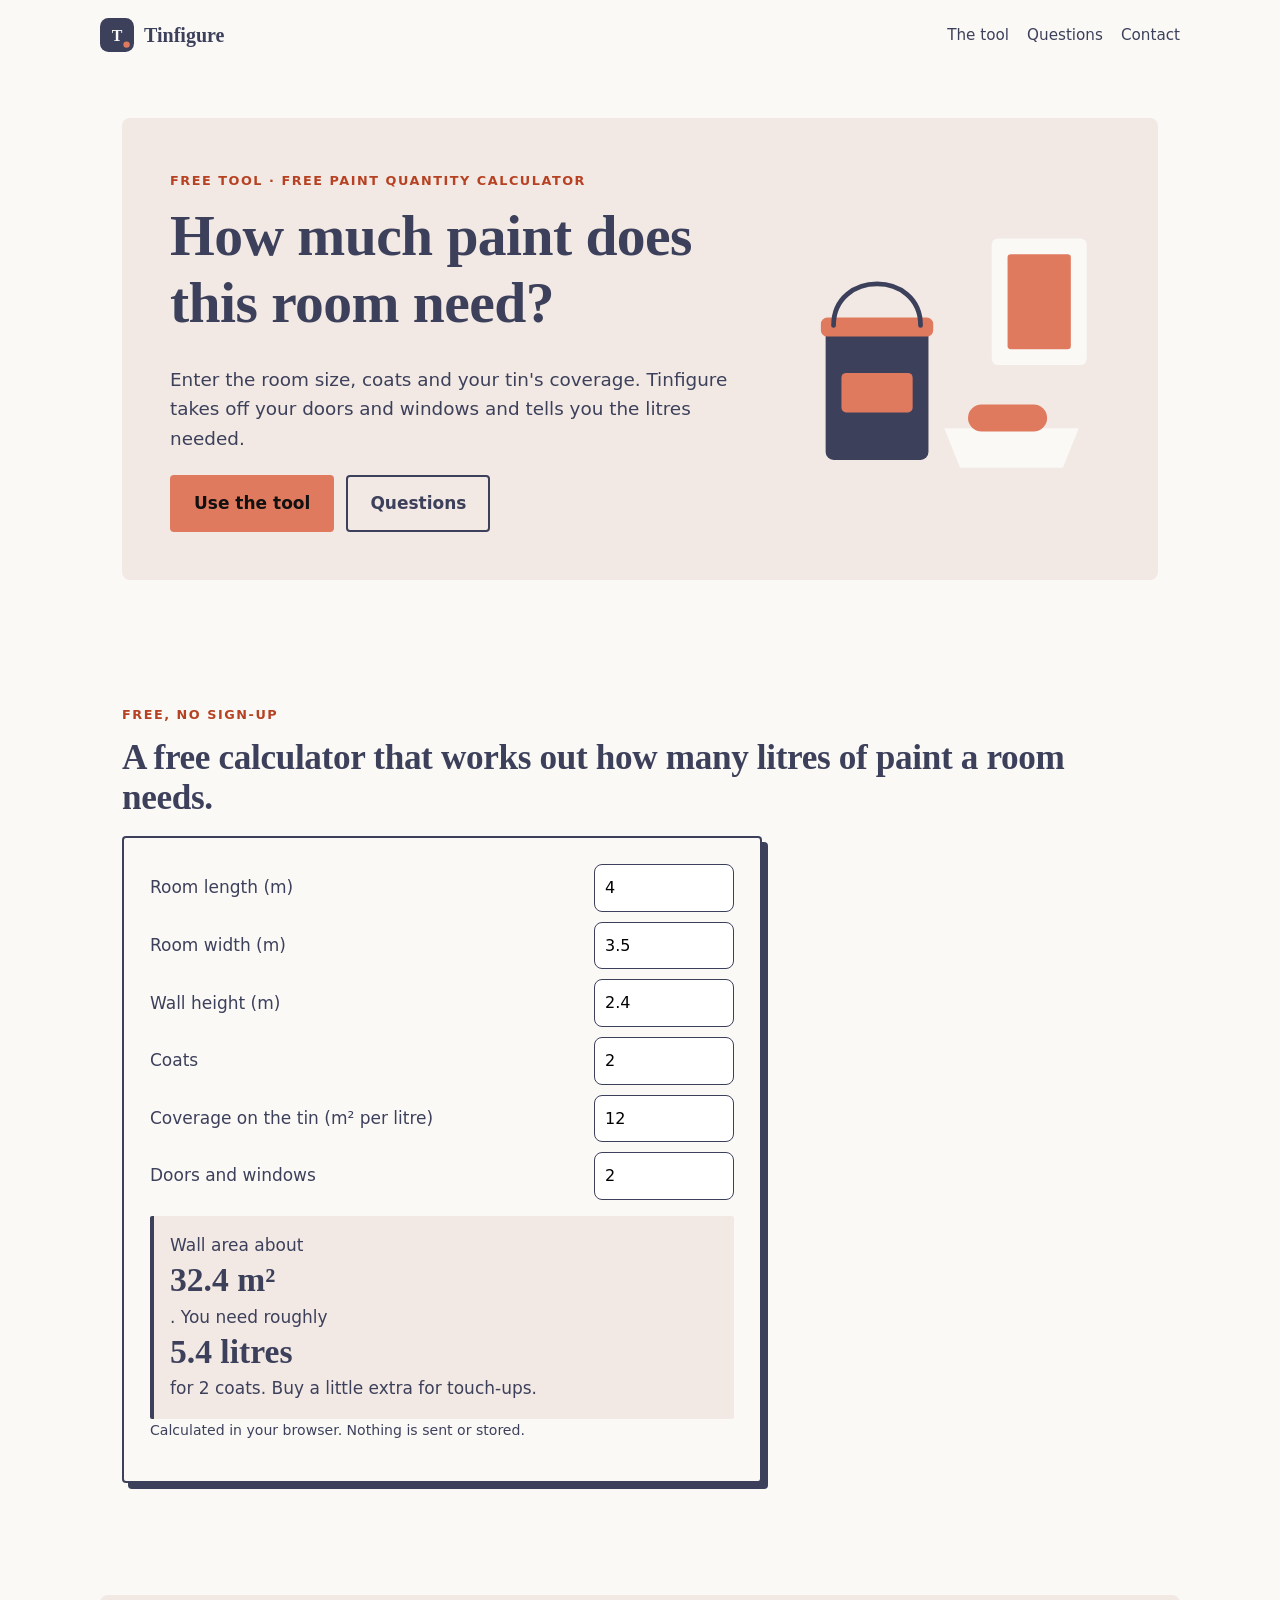
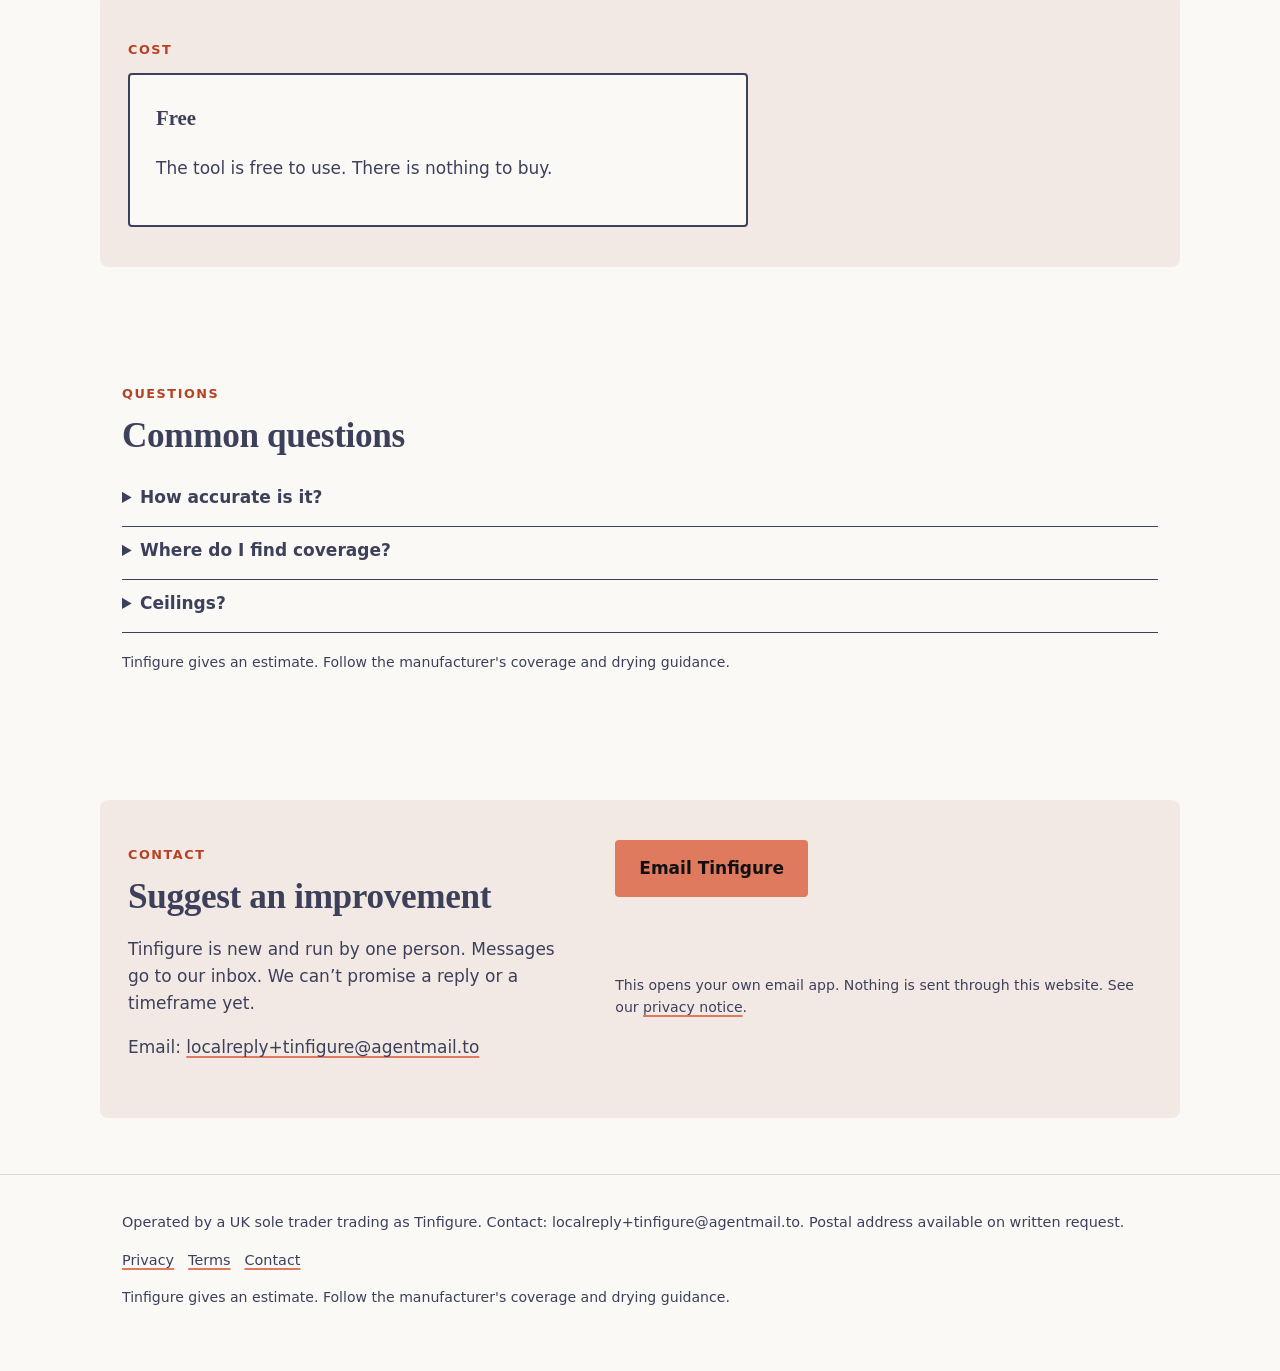
<file: index.html>
<!doctype html>
<html lang="en-GB">
<head>
<meta charset="utf-8">
<meta name="viewport" content="width=device-width, initial-scale=1">
<meta http-equiv="Content-Security-Policy" content="default-src 'self'; img-src 'self' data: https://localreplyloop.goatcounter.com; style-src 'self'; script-src 'self'; font-src 'self'; connect-src 'self'; form-action 'self'; base-uri 'self'; object-src 'none'">
<meta name="referrer" content="strict-origin-when-cross-origin">
<title>Tinfigure: How much paint does this room need?</title>
<meta name="description" content="A free calculator that works out how many litres of paint a room needs.">
<meta name="theme-color" content="#3D405B">
<meta property="og:type" content="website"><meta property="og:title" content="Tinfigure: How much paint does this room need?"><meta property="og:description" content="A free calculator that works out how many litres of paint a room needs.">
<meta property="og:image" content="https://evanturner557-del.github.io/tinfigure/assets/og.png"><meta property="og:image:width" content="1200"><meta property="og:image:height" content="630">
<meta property="og:image:alt" content="Tinfigure: How much paint does this room need?"><meta property="og:site_name" content="Tinfigure"><meta property="og:locale" content="en_GB">
<meta property="og:url" content="https://evanturner557-del.github.io/tinfigure/"><meta name="twitter:card" content="summary_large_image">
<link rel="canonical" href="https://evanturner557-del.github.io/tinfigure/">
<link rel="icon" href="assets/favicon.svg" type="image/svg+xml">
<link rel="stylesheet" href="assets/site.css">
<script src="assets/config.js"></script>
<script src="assets/analytics.js" defer></script>
<script src="_shared/kit.js" defer></script><script src="assets/tool.js" defer></script>
</head>
<body>
<a class="skip" href="#main">Skip to content</a>
<header><div class="wrap top"><a class="brand" href="./"><svg viewBox="0 0 64 64" aria-hidden="true" width="34" height="34"><rect width="64" height="64" rx="16" fill="#3D405B"/><text x="32" y="43" text-anchor="middle" font-family="Georgia, serif" font-weight="700" font-size="30" fill="#FAF9F6">T</text><circle cx="50" cy="50" r="6" fill="#E07A5F"/></svg>Tinfigure</a><nav aria-label="Primary"><a href="#tool">The tool</a><a href="#faq">Questions</a><a href="#contact">Contact</a></nav></div></header>
<main id="main">
<section class="hero"><div class="wrap"><div class="inner"><div><span class="eyebrow">Free tool · Free paint quantity calculator</span><h1>How much paint does this room need?</h1><p class="lede">Enter the room size, coats and your tin&#x27;s coverage. Tinfigure takes off your doors and windows and tells you the litres needed.</p><div class="ctas"><a class="btn" href="#tool" data-cta="hero">Use the tool</a><a class="btn ghost" href="#faq" data-cta="hero-secondary">Questions</a></div></div><div class="art"><svg viewBox="0 0 400 400" aria-hidden="true" focusable="false" class="motif"><rect x="40" y="170" width="130" height="170" rx="10" fill="#3D405B"/><rect x="34" y="160" width="142" height="24" rx="8" fill="#E07A5F"/><path d="M50 170 c0 -70 110 -70 110 0" fill="none" stroke="#3D405B" stroke-width="6" stroke-linecap="round" stroke-linejoin="round"/><rect x="60" y="230" width="90" height="50" rx="6" fill="#E07A5F"/><path d="M190 300 h170 l-20 50 h-130z" fill="#FAF9F6"/><rect x="220" y="270" width="100" height="34" rx="17" fill="#E07A5F"/><rect x="250" y="60" width="120" height="160" rx="8" fill="#FAF9F6"/><rect x="270" y="80" width="80" height="120" rx="4" fill="#E07A5F"/></svg></div></div></div></section>
<section id="tool"><div class="wrap"><span class="eyebrow">Free, no sign-up</span><h2>A free calculator that works out how many litres of paint a room needs.</h2><form class="tool" id="calc" novalidate><div class="row"><label for="t-l">Room length (m)</label><input type="number" id="t-l" data-k="l" value="4" step="0.1" min="0" inputmode="decimal"></div><div class="row"><label for="t-w">Room width (m)</label><input type="number" id="t-w" data-k="w" value="3.5" step="0.1" min="0" inputmode="decimal"></div><div class="row"><label for="t-h">Wall height (m)</label><input type="number" id="t-h" data-k="h" value="2.4" step="0.1" min="0" inputmode="decimal"></div><div class="row"><label for="t-coats">Coats</label><input type="number" id="t-coats" data-k="coats" value="2" step="1" min="0" inputmode="decimal"></div><div class="row"><label for="t-cov">Coverage on the tin (m² per litre)</label><input type="number" id="t-cov" data-k="cov" value="12" step="0.5" min="0" inputmode="decimal"></div><div class="row"><label for="t-openings">Doors and windows</label><input type="number" id="t-openings" data-k="openings" value="2" step="1" min="0" inputmode="decimal"></div><div class="result" id="result" role="status" aria-live="polite"></div><p class="fine">Calculated in your browser. Nothing is sent or stored.</p></form></div></section>
<section class="tint" id="price"><div class="wrap"><span class="eyebrow">Cost</span><div class="pricebox"><p class="price">Free</p><p>The tool is free to use. There is nothing to buy.</p></div></div></section>
<section id="faq"><div class="wrap"><span class="eyebrow">Questions</span><h2>Common questions</h2><details><summary>How accurate is it?</summary><p>It&#x27;s an estimate. Each door or window is counted as 1.8 m². Rough or new plaster takes more paint.</p></details><details><summary>Where do I find coverage?</summary><p>On the tin, usually in square metres per litre.</p></details><details><summary>Ceilings?</summary><p>Not yet. Walls only.</p></details><p class="fine mt">Tinfigure gives an estimate. Follow the manufacturer&#x27;s coverage and drying guidance.</p></div></section>
<section class="tint" id="contact"><div class="wrap contact-grid"><div><span class="eyebrow">Contact</span><h2>Suggest an improvement</h2><p>Tinfigure is new and run by one person. Messages go to our inbox. We can’t promise a reply or a timeframe yet.</p><p>Email: <a href="mailto:localreply+tinfigure@agentmail.to">localreply+tinfigure@agentmail.to</a></p></div><div class="form contact-mail"><p><a class="btn" href="mailto:localreply+tinfigure@agentmail.to?subject=%5BTinfigure%5D%20Enquiry" data-cta="enquire">Email Tinfigure</a></p><p class="hint">This opens your own email app. Nothing is sent through this website. See our <a href="privacy.html">privacy notice</a>.</p></div></div></section>
</main><footer><div class="wrap"><p>Operated by a UK sole trader trading as Tinfigure. Contact: localreply+tinfigure@agentmail.to. Postal address available on written request.</p>
<p><a href="privacy.html">Privacy</a><a href="terms.html">Terms</a><a href="./#contact">Contact</a></p>
<p class="fine">Tinfigure gives an estimate. Follow the manufacturer&#x27;s coverage and drying guidance.</p></div></footer>
</body></html>
</file>
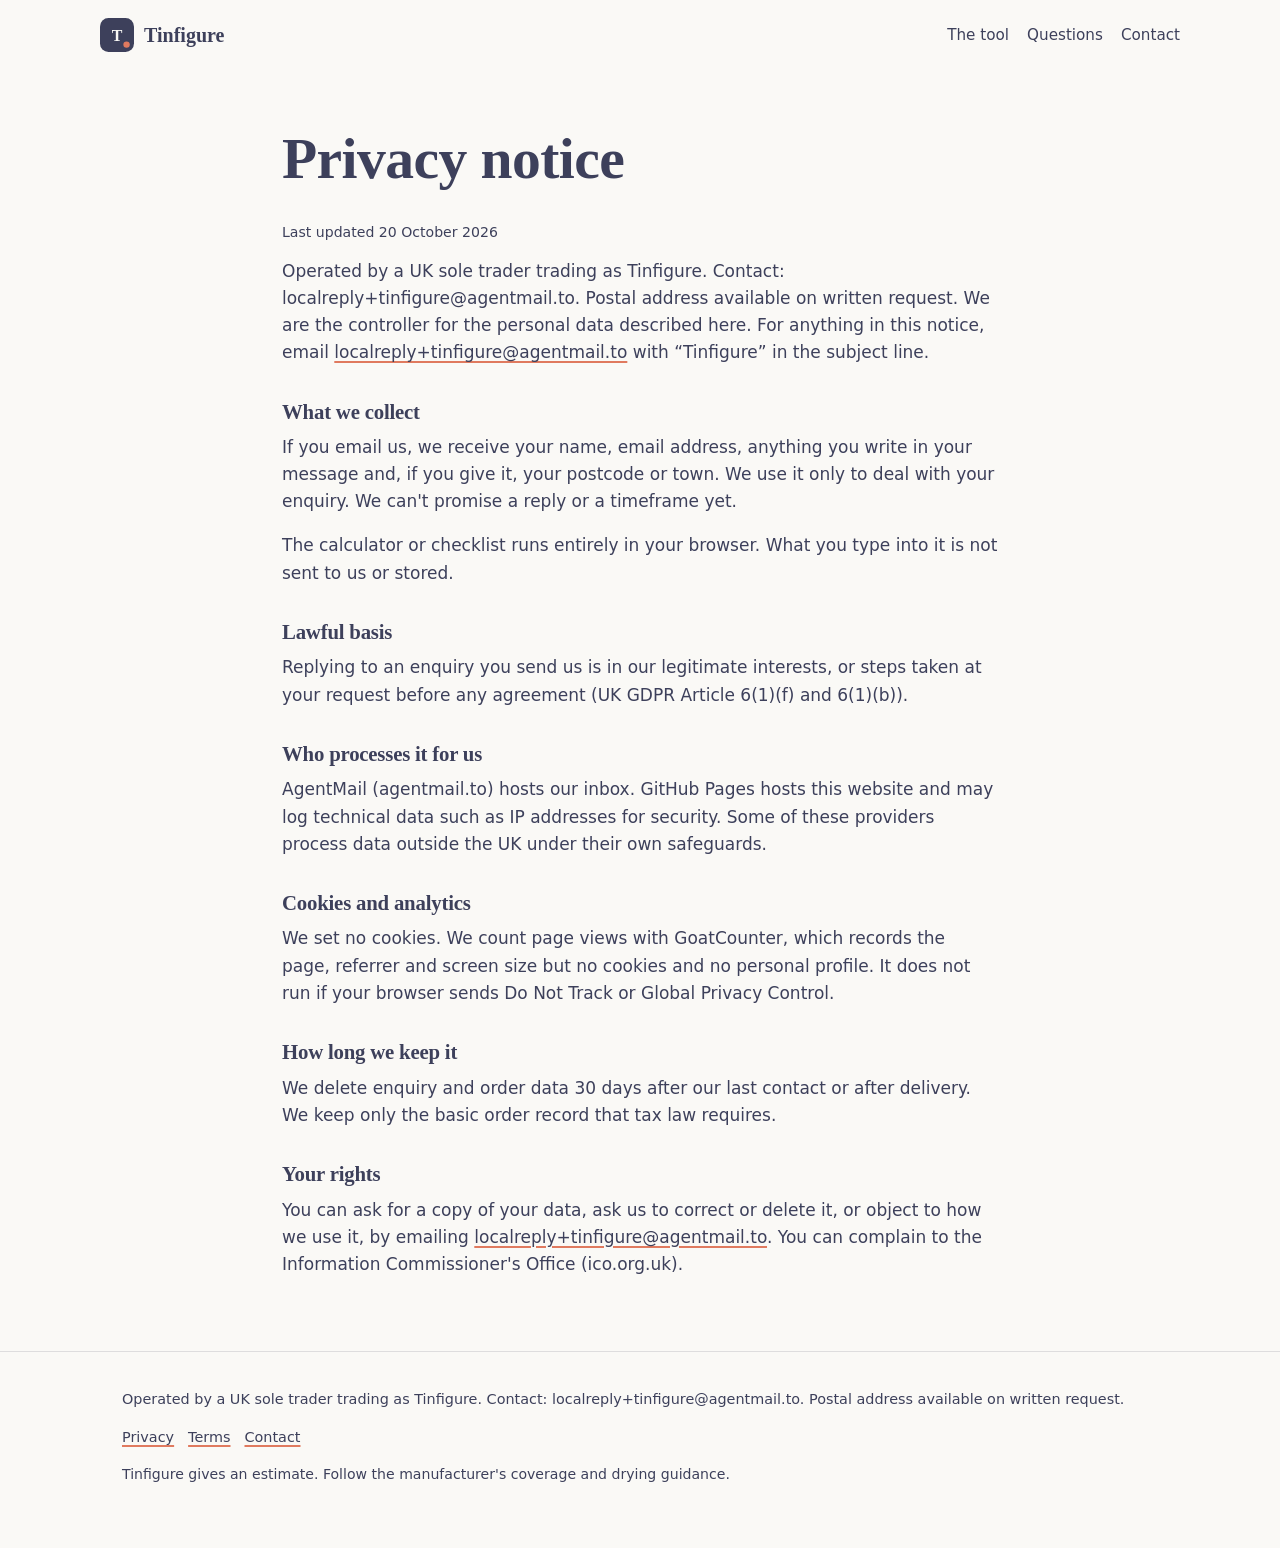
<file: privacy.html>
<!doctype html>
<html lang="en-GB">
<head>
<meta charset="utf-8">
<meta name="viewport" content="width=device-width, initial-scale=1">
<meta http-equiv="Content-Security-Policy" content="default-src 'self'; img-src 'self' data: https://localreplyloop.goatcounter.com; style-src 'self'; script-src 'self'; font-src 'self'; connect-src 'self'; form-action 'self'; base-uri 'self'; object-src 'none'">
<meta name="referrer" content="strict-origin-when-cross-origin">
<title>Privacy notice | Tinfigure</title>
<meta name="description" content="Privacy notice for Tinfigure.">
<meta name="theme-color" content="#3D405B">
<meta property="og:type" content="website"><meta property="og:title" content="Privacy notice | Tinfigure"><meta property="og:description" content="Privacy notice for Tinfigure.">
<meta property="og:image" content="https://evanturner557-del.github.io/tinfigure/assets/og.png"><meta property="og:image:width" content="1200"><meta property="og:image:height" content="630">
<meta property="og:image:alt" content="Tinfigure: How much paint does this room need?"><meta property="og:site_name" content="Tinfigure"><meta property="og:locale" content="en_GB">
<meta property="og:url" content="https://evanturner557-del.github.io/tinfigure/privacy.html"><meta name="twitter:card" content="summary_large_image">
<link rel="canonical" href="https://evanturner557-del.github.io/tinfigure/privacy.html">
<link rel="icon" href="assets/favicon.svg" type="image/svg+xml">
<link rel="stylesheet" href="assets/site.css">
<script src="assets/config.js"></script>
<script src="assets/analytics.js" defer></script>
<script src="_shared/kit.js" defer></script>
</head>
<body>
<a class="skip" href="#main">Skip to content</a>
<header><div class="wrap top"><a class="brand" href="./"><svg viewBox="0 0 64 64" aria-hidden="true" width="34" height="34"><rect width="64" height="64" rx="16" fill="#3D405B"/><text x="32" y="43" text-anchor="middle" font-family="Georgia, serif" font-weight="700" font-size="30" fill="#FAF9F6">T</text><circle cx="50" cy="50" r="6" fill="#E07A5F"/></svg>Tinfigure</a><nav aria-label="Primary"><a href="#tool">The tool</a><a href="#faq">Questions</a><a href="#contact">Contact</a></nav></div></header><main id="main"><section><div class="wrap legal"><h1>Privacy notice</h1><p class="fine">Last updated 20 October 2026</p>
<p><span>Operated by a UK sole trader trading as Tinfigure. Contact: localreply+tinfigure@agentmail.to. Postal address available on written request.</span> We are the controller for the personal data described here. For anything in this notice, email <a href="mailto:localreply+tinfigure@agentmail.to">localreply+tinfigure@agentmail.to</a> with “Tinfigure” in the subject line.</p>
<h2>What we collect</h2><p>If you email us, we receive your name, email address, anything you write in your message and, if you give it, your postcode or town. We use it only to deal with your enquiry. We can&#x27;t promise a reply or a timeframe yet.</p><p>The calculator or checklist runs entirely in your browser. What you type into it is not sent to us or stored.</p>
<h2>Lawful basis</h2><p>Replying to an enquiry you send us is in our legitimate interests, or steps taken at your request before any agreement (UK GDPR Article 6(1)(f) and 6(1)(b)).</p>
<h2>Who processes it for us</h2><p>AgentMail (agentmail.to) hosts our inbox. GitHub Pages hosts this website and may log technical data such as IP addresses for security. Some of these providers process data outside the UK under their own safeguards.</p>
<h2>Cookies and analytics</h2><p>We set no cookies. We count page views with GoatCounter, which records the page, referrer and screen size but no cookies and no personal profile. It does not run if your browser sends Do Not Track or Global Privacy Control.</p>
<h2>How long we keep it</h2><p>We delete enquiry and order data 30 days after our last contact or after delivery. We keep only the basic order record that tax law requires.</p>
<h2>Your rights</h2><p>You can ask for a copy of your data, ask us to correct or delete it, or object to how we use it, by emailing <a href="mailto:localreply+tinfigure@agentmail.to">localreply+tinfigure@agentmail.to</a>. You can complain to the Information Commissioner's Office (ico.org.uk).</p></div></section></main><footer><div class="wrap"><p>Operated by a UK sole trader trading as Tinfigure. Contact: localreply+tinfigure@agentmail.to. Postal address available on written request.</p>
<p><a href="privacy.html">Privacy</a><a href="terms.html">Terms</a><a href="./#contact">Contact</a></p>
<p class="fine">Tinfigure gives an estimate. Follow the manufacturer&#x27;s coverage and drying guidance.</p></div></footer>
</body></html>
</file>
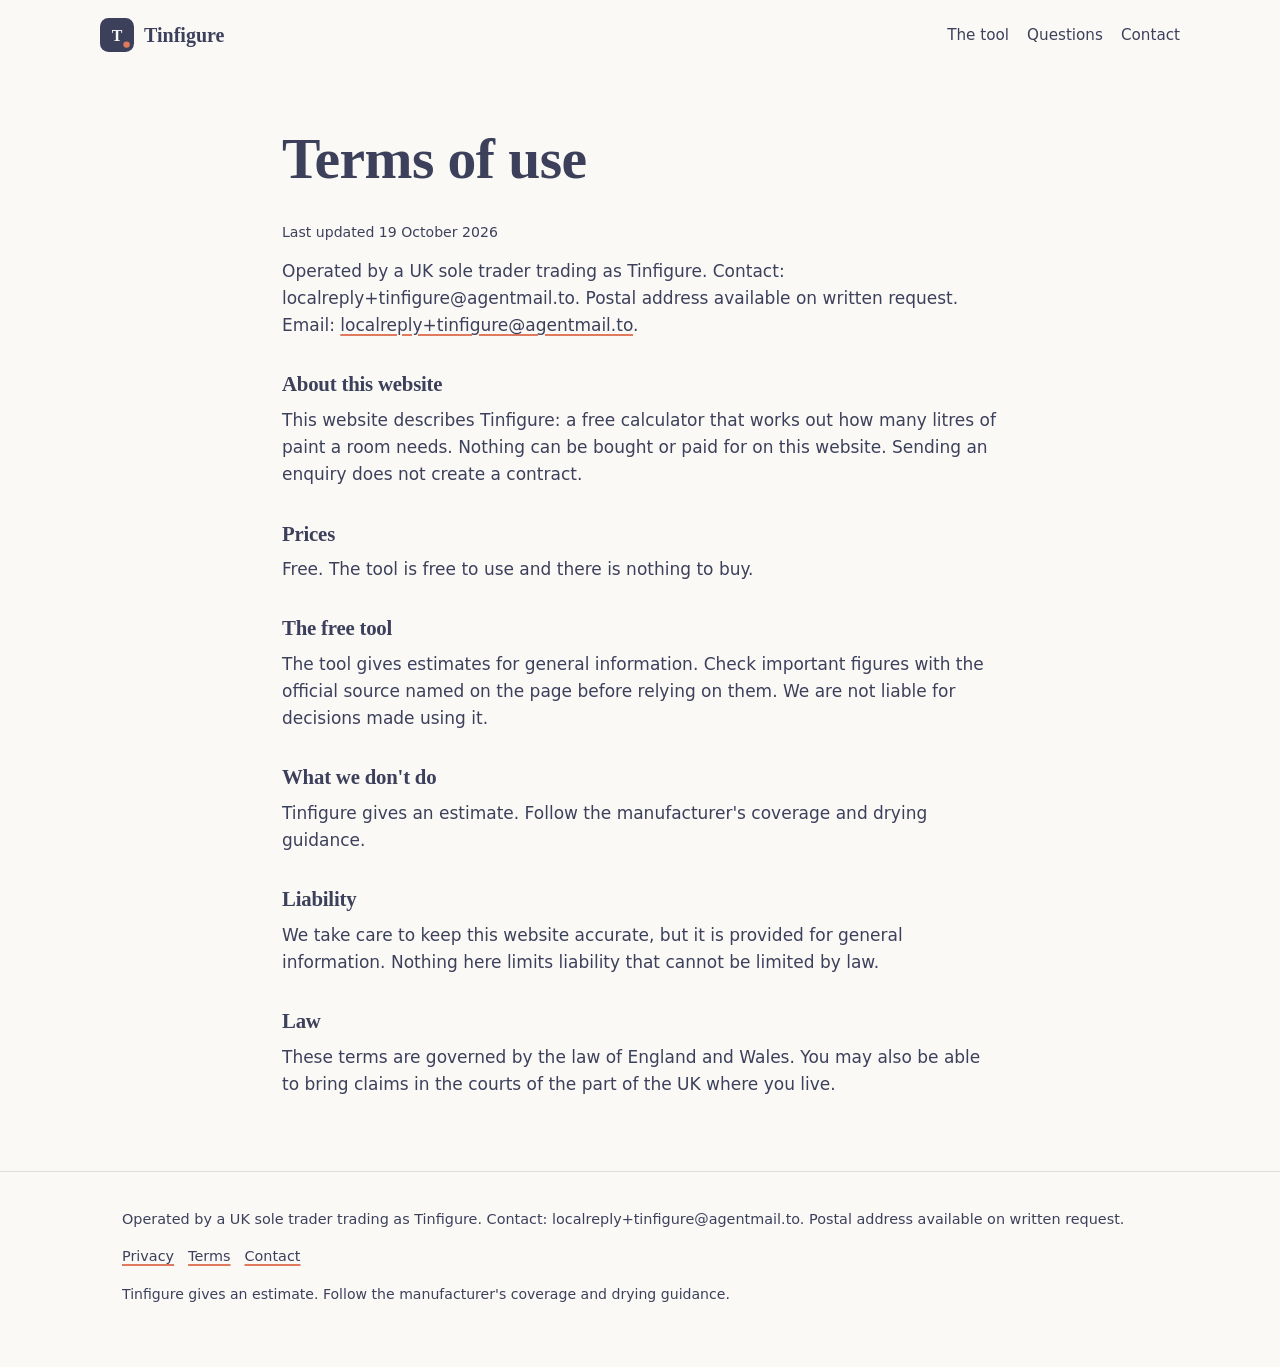
<file: terms.html>
<!doctype html>
<html lang="en-GB">
<head>
<meta charset="utf-8">
<meta name="viewport" content="width=device-width, initial-scale=1">
<meta http-equiv="Content-Security-Policy" content="default-src 'self'; img-src 'self' data: https://localreplyloop.goatcounter.com; style-src 'self'; script-src 'self'; font-src 'self'; connect-src 'self'; form-action 'self'; base-uri 'self'; object-src 'none'">
<meta name="referrer" content="strict-origin-when-cross-origin">
<title>Terms of use | Tinfigure</title>
<meta name="description" content="Terms of use for Tinfigure.">
<meta name="theme-color" content="#3D405B">
<meta property="og:type" content="website"><meta property="og:title" content="Terms of use | Tinfigure"><meta property="og:description" content="Terms of use for Tinfigure.">
<meta property="og:image" content="https://evanturner557-del.github.io/tinfigure/assets/og.png"><meta property="og:image:width" content="1200"><meta property="og:image:height" content="630">
<meta property="og:image:alt" content="Tinfigure: How much paint does this room need?"><meta property="og:site_name" content="Tinfigure"><meta property="og:locale" content="en_GB">
<meta property="og:url" content="https://evanturner557-del.github.io/tinfigure/terms.html"><meta name="twitter:card" content="summary_large_image">
<link rel="canonical" href="https://evanturner557-del.github.io/tinfigure/terms.html">
<link rel="icon" href="assets/favicon.svg" type="image/svg+xml">
<link rel="stylesheet" href="assets/site.css">
<script src="assets/config.js"></script>
<script src="assets/analytics.js" defer></script>
<script src="_shared/kit.js" defer></script>
</head>
<body>
<a class="skip" href="#main">Skip to content</a>
<header><div class="wrap top"><a class="brand" href="./"><svg viewBox="0 0 64 64" aria-hidden="true" width="34" height="34"><rect width="64" height="64" rx="16" fill="#3D405B"/><text x="32" y="43" text-anchor="middle" font-family="Georgia, serif" font-weight="700" font-size="30" fill="#FAF9F6">T</text><circle cx="50" cy="50" r="6" fill="#E07A5F"/></svg>Tinfigure</a><nav aria-label="Primary"><a href="#tool">The tool</a><a href="#faq">Questions</a><a href="#contact">Contact</a></nav></div></header><main id="main"><section><div class="wrap legal"><h1>Terms of use</h1><p class="fine">Last updated 19 October 2026</p>
<p><span>Operated by a UK sole trader trading as Tinfigure. Contact: localreply+tinfigure@agentmail.to. Postal address available on written request.</span> Email: <a href="mailto:localreply+tinfigure@agentmail.to">localreply+tinfigure@agentmail.to</a>.</p>
<h2>About this website</h2><p>This website describes Tinfigure: a free calculator that works out how many litres of paint a room needs. Nothing can be bought or paid for on this website. Sending an enquiry does not create a contract.</p>
<h2>Prices</h2><p>Free. The tool is free to use and there is nothing to buy.</p><h2>The free tool</h2><p>The tool gives estimates for general information. Check important figures with the official source named on the page before relying on them. We are not liable for decisions made using it.</p>
<h2>What we don't do</h2><p>Tinfigure gives an estimate. Follow the manufacturer&#x27;s coverage and drying guidance.</p>
<h2>Liability</h2><p>We take care to keep this website accurate, but it is provided for general information. Nothing here limits liability that cannot be limited by law.</p>
<h2>Law</h2><p>These terms are governed by the law of England and Wales. You may also be able to bring claims in the courts of the part of the UK where you live.</p></div></section></main><footer><div class="wrap"><p>Operated by a UK sole trader trading as Tinfigure. Contact: localreply+tinfigure@agentmail.to. Postal address available on written request.</p>
<p><a href="privacy.html">Privacy</a><a href="terms.html">Terms</a><a href="./#contact">Contact</a></p>
<p class="fine">Tinfigure gives an estimate. Follow the manufacturer&#x27;s coverage and drying guidance.</p></div></footer>
</body></html>
</file>
<file: assets/site.css>
:root{--ink:#3D405B;--paper:#FAF9F6;--acc:#E07A5F;--acc-text:#B64223;--on-acc:#111111;--acc-btn:#E07A5F;--soft:#F2E9E4;--on-ink:#FAF9F6;--r:4px;--br:4px;--head:Georgia, 'Times New Roman', serif;--body:system-ui, -apple-system, 'Segoe UI', Roboto, sans-serif}
*,*::before,*::after{box-sizing:border-box}html{scroll-behavior:smooth}@media (prefers-reduced-motion:reduce){html{scroll-behavior:auto}*{transition:none!important}}
body{margin:0;font-family:var(--body);color:var(--ink);background:var(--paper);line-height:1.6;font-size:17px;-webkit-font-smoothing:antialiased}
h1,h2,h3{font-family:var(--head);line-height:1.15;margin:0 0 .5em;letter-spacing:-.01em}h1{font-size:clamp(2.1rem,5vw,3.6rem)}h2{font-size:clamp(1.5rem,3vw,2.2rem)}h3{font-size:1.15rem}
p{margin:0 0 1em}a{color:var(--ink);text-decoration-color:var(--acc);text-underline-offset:3px;text-decoration-thickness:2px}
.wrap{max-width:1080px;margin:0 auto;padding:0 22px}.skip{position:absolute;left:-999px}.skip:focus{left:12px;top:12px;background:var(--ink);color:var(--on-ink);padding:8px 12px;z-index:9}
:focus-visible{outline:3px solid var(--acc);outline-offset:2px}
.top{display:flex;align-items:center;justify-content:space-between;padding:18px 0;gap:16px}.brand{display:flex;align-items:center;gap:10px;font-family:var(--head);font-weight:700;font-size:1.25rem;text-decoration:none}
.top nav a{margin-left:18px;font-size:.95rem;text-decoration:none}.top nav a:hover{text-decoration:underline}
.btn{display:inline-block;background:var(--acc-btn);color:var(--on-acc);padding:13px 22px;border-radius:var(--br);font-weight:600;text-decoration:none;border:2px solid var(--acc-btn);cursor:pointer;font:inherit;font-weight:600}
.btn:hover{filter:none;box-shadow:inset 0 0 0 2px currentColor}.btn.ghost{background:transparent;color:var(--ink);border-color:var(--ink)}
.eyebrow{display:inline-block;font-size:.8rem;letter-spacing:.12em;text-transform:uppercase;font-weight:600;color:var(--acc-text);margin-bottom:12px}
.hero{padding:48px 0 64px}.hero .lede{font-size:1.15rem;max-width:40em}.ctas{display:flex;gap:12px;flex-wrap:wrap;margin-top:22px}
.motif{width:100%;height:auto;max-width:420px;display:block}.art{margin:0}
.draft{display:inline-block;background:var(--soft);border:1px dashed var(--ink);padding:3px 10px;border-radius:999px;font-size:.82rem;font-weight:600;margin-bottom:14px}
section{padding:56px 0}.tint{background:var(--soft)}
.steps{display:grid;grid-template-columns:repeat(auto-fit,minmax(220px,1fr));gap:22px;counter-reset:s}
.step{padding:22px;border-radius:var(--r);background:var(--paper);border:1px solid color-mix(in srgb,var(--ink) 14%,transparent)}
.step::before{counter-increment:s;content:"0" counter(s);font-family:var(--head);font-weight:700;color:var(--acc-text);display:block;font-size:1.4rem;margin-bottom:6px}
.points{display:grid;grid-template-columns:repeat(auto-fit,minmax(240px,1fr));gap:26px}.point h3{border-top:4px solid var(--acc);padding-top:12px}
.price{font-family:var(--head);font-size:1.3rem;font-weight:700}.pricebox{border:2px solid var(--ink);border-radius:var(--r);padding:26px;max-width:620px;background:var(--paper)}
details{border-bottom:1px solid color-mix(in srgb,var(--ink) 18%,transparent);padding:14px 0}summary{cursor:pointer;font-weight:600}details p{margin-top:10px}
.form{display:grid;gap:14px;max-width:620px}.form label{font-weight:600;font-size:.95rem;display:block;margin-bottom:4px}
.form input,.form textarea,.form select{width:100%;padding:12px;border:1.5px solid color-mix(in srgb,var(--ink) 40%,transparent);border-radius:calc(var(--r)/2);font:inherit;background:#fff;color:#111}
.form textarea{min-height:120px}.hint,.fine{font-size:.88rem}.form-status{font-weight:600}
.contact-grid{display:grid;grid-template-columns:1fr 1.2fr;gap:40px}@media(max-width:800px){.contact-grid{grid-template-columns:1fr}.top nav a:not([href="#contact"]){display:none}.top nav a{margin-left:0;padding:10px 0;font-weight:600}}
footer{padding:36px 0 48px;font-size:.9rem;border-top:1px solid color-mix(in srgb,var(--ink) 15%,transparent)}footer a{margin-right:14px}
.tool{background:var(--paper);border:2px solid var(--ink);border-radius:var(--r);padding:26px;max-width:640px}.tool .row{display:grid;grid-template-columns:1fr 140px;gap:12px;align-items:center;margin-bottom:10px}
.tool input[type=number]{padding:10px;border:1.5px solid var(--ink);border-radius:8px;font:inherit;width:100%}.result{margin-top:16px;padding:16px;background:var(--soft);border-radius:calc(var(--r)/2);min-height:3em}
.check h3{margin-top:18px}.check label{display:flex;gap:10px;align-items:flex-start;padding:6px 0}.check input{width:20px;height:20px;accent-color:var(--acc)}
.legal{max-width:760px}.legal h2{font-size:1.3rem;margin-top:1.6em}
.hero .wrap>.inner{background:var(--soft);border-radius:calc(var(--r)*2);padding:48px;display:grid;grid-template-columns:1.3fr .7fr;gap:36px;align-items:center}@media(max-width:800px){.hero .wrap>.inner{grid-template-columns:1fr;padding:28px}}.tint{background:transparent}.tint .wrap{background:var(--soft);border-radius:calc(var(--r)*2);padding:40px 28px}
/* polish 2026-11-08 */
.mt{margin-top:18px}
.tool{box-shadow:6px 6px 0 var(--ink)}
.tool input[type=number],.tool input,.tool select{font-size:16px;min-height:44px}
.tool input:focus-visible,.tool select:focus-visible{outline:3px solid var(--ink);outline-offset:2px}
.result{border-left:4px solid var(--ink)}
.result strong{display:block;font-family:var(--head);font-size:clamp(1.6rem,6vw,2.1rem);line-height:1.15;margin:2px 0 4px}
details{border-bottom:1px solid currentColor;padding:10px 0}details summary{cursor:pointer;min-height:32px}
@media(max-width:420px){.tool{padding:18px}.tool .row{grid-template-columns:1fr}}
</file>
